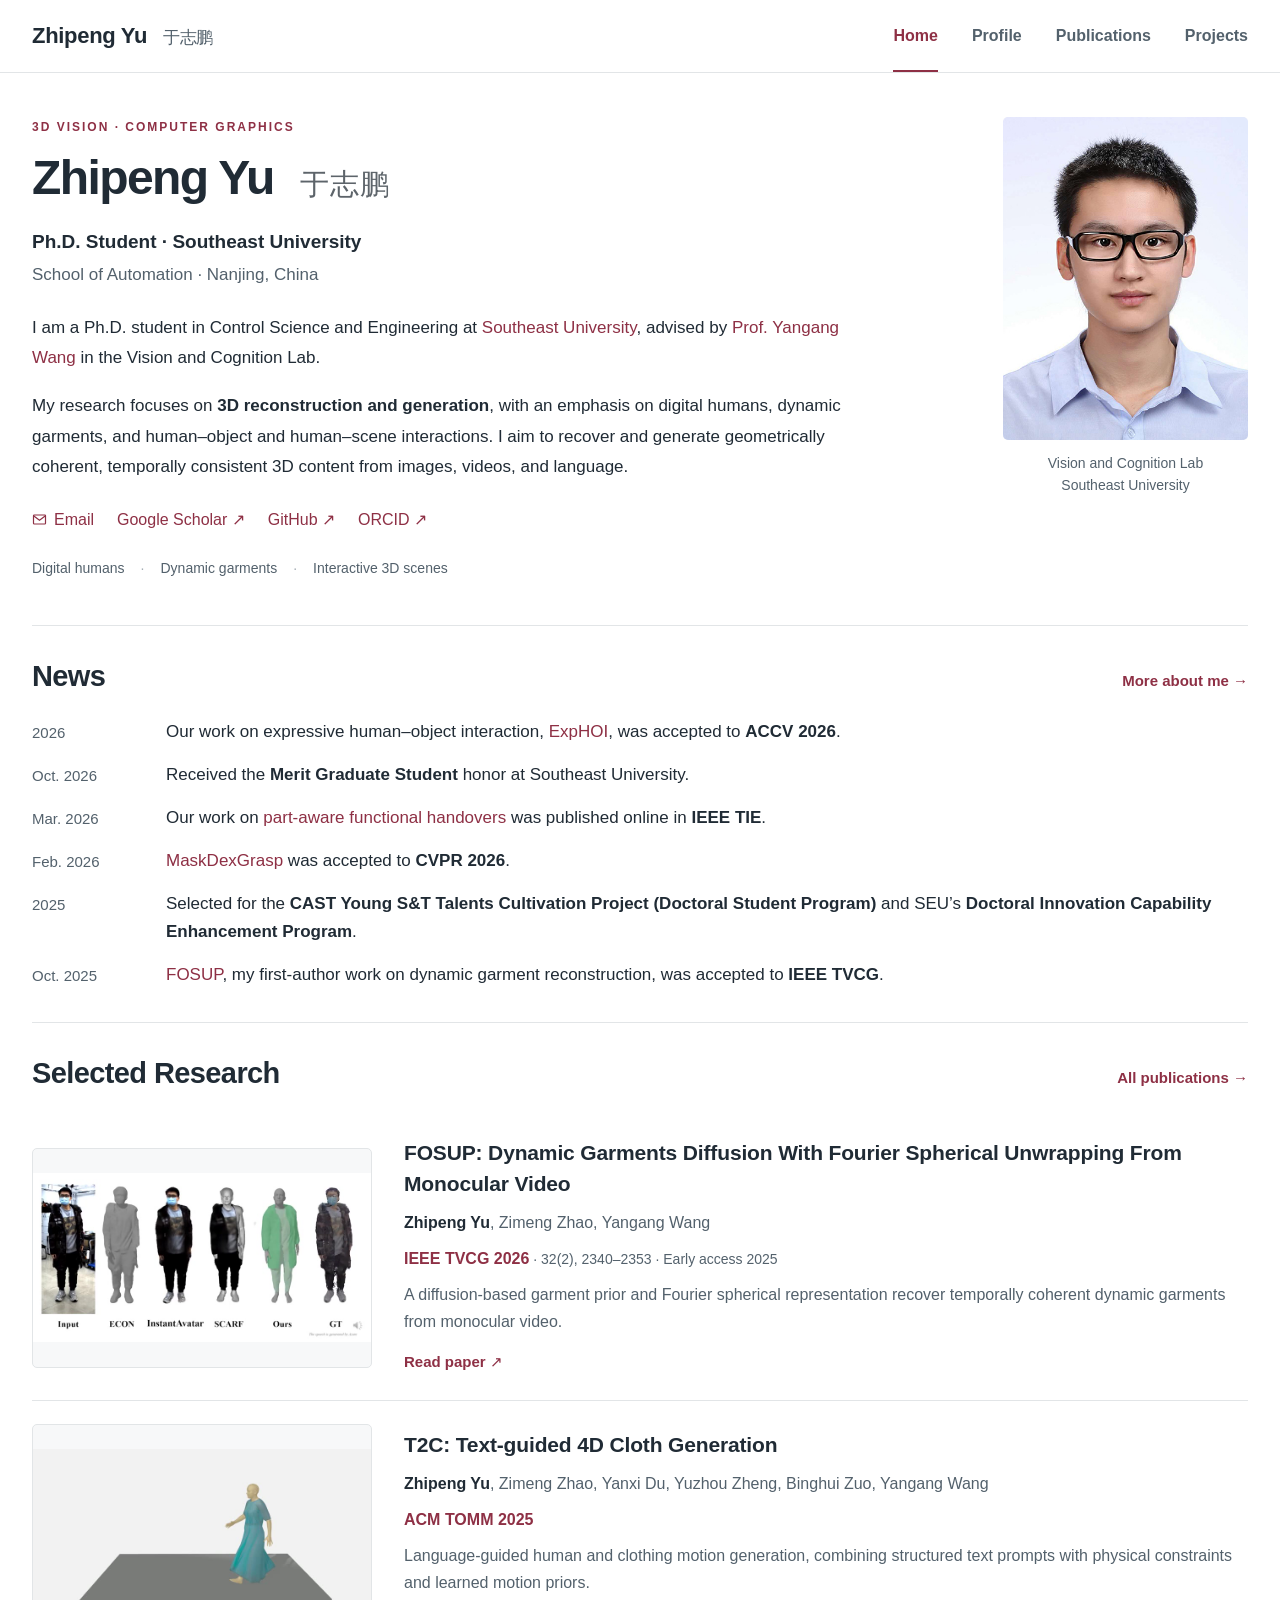
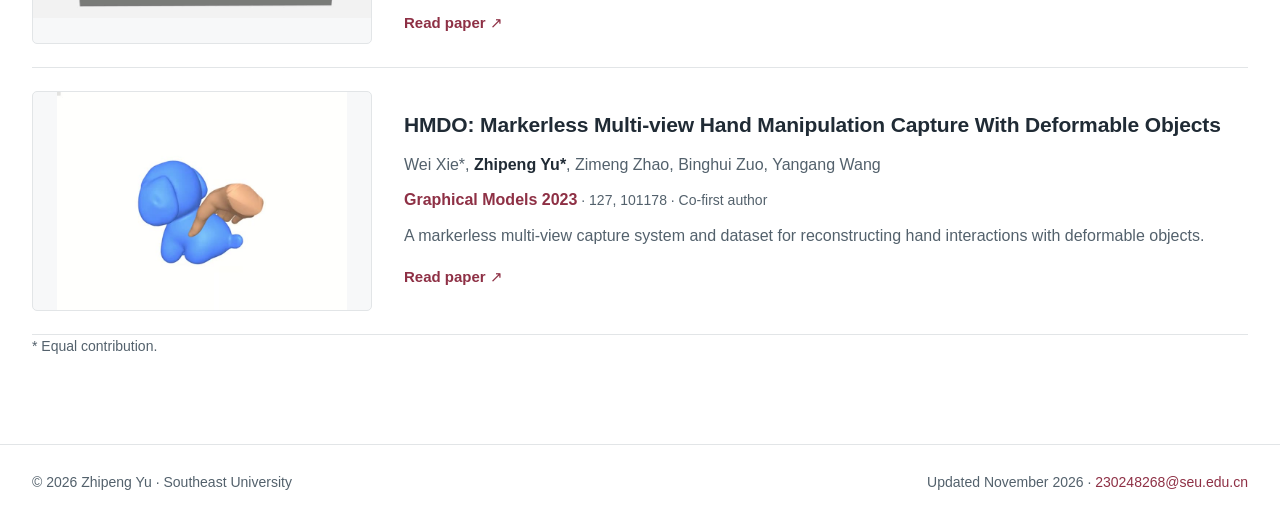
<file: index.html>
<!doctype html>
<html lang="en">
<head>
  <meta charset="utf-8">
  <meta name="viewport" content="width=device-width, initial-scale=1">
  <meta name="description" content="Zhipeng Yu is a Ph.D. student at Southeast University researching 3D reconstruction and generation of humans, garments, and interactive scenes.">
  <meta name="author" content="Zhipeng Yu">
  <meta name="color-scheme" content="light">
  <title>Home | Zhipeng Yu</title>
  <link rel="icon" href="assets/favicon.svg" type="image/svg+xml">
  <link rel="stylesheet" href="assets/site.css">
  <script src="assets/site.js?v=d2fbb3784f" defer></script>
</head>
<body>
<a class="skip-link" href="#main">Skip to content</a>
<header class="site-header"><div class="wrap header-inner">
  <a class="brand" href="index.html">Zhipeng Yu <span lang="zh-CN">于志鹏</span></a>
  <nav aria-label="Main navigation"><a href="index.html" aria-current="page">Home</a><a href="profile.html">Profile</a><a href="publications.html">Publications</a><a href="projects.html">Projects</a></nav>
</div></header>
<main id="main" class="wrap"><section class="hero" aria-labelledby="home-title"><div class="hero-copy">
<div class="identity"><p class="eyebrow">3D Vision · Computer Graphics</p><h1 id="home-title">Zhipeng Yu <span class="cn" lang="zh-CN">于志鹏</span></h1>
<div class="role">Ph.D. Student · Southeast University</div><div class="affiliation">School of Automation · Nanjing, China</div></div>
<div class="bio"><p>I am a Ph.D. student in Control Science and Engineering at <a href="https://www.seu.edu.cn/english/">Southeast University</a>, advised by <a href="https://www.yangangwang.com/">Prof. Yangang Wang</a> in the Vision and Cognition Lab.</p>
<p>My research focuses on <strong>3D reconstruction and generation</strong>, with an emphasis on digital humans, dynamic garments, and human–object and human–scene interactions. I aim to recover and generate geometrically coherent, temporally consistent 3D content from images, videos, and language.</p></div><div class="contact-links" aria-label="Contact and academic profiles">
    <a href="mailto:230248268@seu.edu.cn"><svg viewBox="0 0 20 20" aria-hidden="true"><rect x="2" y="4" width="16" height="12" rx="1"/><path d="m2 5 8 6 8-6"/></svg>Email</a>
    <a href="https://scholar.google.com/citations?hl=en&amp;user=5W_KqvQAAAAJ" target="_blank" rel="noopener noreferrer">Google Scholar ↗</a><a href="https://github.com/ZhiPengYU28" target="_blank" rel="noopener noreferrer">GitHub ↗</a><a href="https://orcid.org/0009-0000-1414-3801" target="_blank" rel="noopener noreferrer">ORCID ↗</a></div><div class="research-topics"><span>Digital humans</span><span>Dynamic garments</span><span>Interactive 3D scenes</span></div></div>
<figure style="margin:0"><img class="portrait" src="assets/images/portrait.jpg" alt="Portrait of Zhipeng Yu" width="413" height="567"><figcaption class="portrait-caption">Vision and Cognition Lab<br>Southeast University</figcaption></figure></section><section class="section" aria-labelledby="news-title"><div class="section-heading"><h2 id="news-title">News</h2><a class="text-link" href="profile.html">More about me →</a></div>
<div class="news-list">
<div class="news-row"><time class="date" datetime="2026">2026</time><p>Our work on expressive human–object interaction, <a href="publications.html#exphoi">ExpHOI</a>, was accepted to <strong>ACCV 2026</strong>.</p></div>
<div class="news-row"><time class="date" datetime="2026-10">Oct. 2026</time><p>Received the <strong>Merit Graduate Student</strong> honor at Southeast University.</p></div>
<div class="news-row"><time class="date" datetime="2026-03">Mar. 2026</time><p>Our work on <a href="publications.html#handover">part-aware functional handovers</a> was published online in <strong>IEEE TIE</strong>.</p></div>
<div class="news-row"><time class="date" datetime="2026-02">Feb. 2026</time><p><a href="publications.html#maskdexgrasp">MaskDexGrasp</a> was accepted to <strong>CVPR 2026</strong>.</p></div>
<div class="news-row"><time class="date" datetime="2025">2025</time><p>Selected for the <strong>CAST Young S&amp;T Talents Cultivation Project (Doctoral Student Program)</strong> and SEU’s <strong>Doctoral Innovation Capability Enhancement Program</strong>.</p></div>
<div class="news-row"><time class="date" datetime="2025-10">Oct. 2025</time><p><a href="publications.html#fosup">FOSUP</a>, my first-author work on dynamic garment reconstruction, was accepted to <strong>IEEE TVCG</strong>.</p></div>
</div></section><section class="section" aria-labelledby="selected-title"><div class="section-heading"><h2 id="selected-title">Selected Research</h2><a class="text-link" href="publications.html">All publications →</a></div><article class="paper" id="fosup" data-publication data-topic="garments">
    <div class="paper-media"><video class="motion-preview" muted loop playsinline preload="metadata" poster="assets/images/fosup-poster.jpg" tabindex="0" role="button" aria-pressed="false" aria-label="Play or pause preview: FOSUP reconstructs loose dynamic garments from monocular video" width="800" height="500"><source src="assets/media/fosup-preview.mp4" type="video/mp4">Your browser does not support video.</video></div><div><h3><a href="https://doi.org/10.1109/TVCG.2025.3625117" target="_blank" rel="noopener noreferrer">FOSUP: Dynamic Garments Diffusion With Fourier Spherical Unwrapping From Monocular Video</a></h3>
    <p class="authors"><strong>Zhipeng Yu</strong>, Zimeng Zhao, Yangang Wang</p>
    <p class="venue"><strong>IEEE TVCG 2026</strong><span class="paper-note"> · 32(2), 2340–2353 · Early access 2025</span></p>
    <p class="paper-desc">A diffusion-based garment prior and Fourier spherical representation recover temporally coherent dynamic garments from monocular video.</p>
    <div class="paper-links"><a href="https://doi.org/10.1109/TVCG.2025.3625117" target="_blank" rel="noopener noreferrer">Read paper</a></div></div></article><article class="paper" id="t2c" data-publication data-topic="garments">
    <div class="paper-media"><video class="motion-preview" muted loop playsinline preload="metadata" poster="assets/images/t2c-poster.jpg" tabindex="0" role="button" aria-pressed="false" aria-label="Play or pause preview: Text-guided generation of coordinated human and clothing motion" width="800" height="500"><source src="assets/media/t2c-preview.mp4" type="video/mp4">Your browser does not support video.</video></div><div><h3><a href="https://doi.org/10.1145/3735642" target="_blank" rel="noopener noreferrer">T2C: Text-guided 4D Cloth Generation</a></h3>
    <p class="authors"><strong>Zhipeng Yu</strong>, Zimeng Zhao, Yanxi Du, Yuzhou Zheng, Binghui Zuo, Yangang Wang</p>
    <p class="venue"><strong>ACM TOMM 2025</strong></p>
    <p class="paper-desc">Language-guided human and clothing motion generation, combining structured text prompts with physical constraints and learned motion priors.</p>
    <div class="paper-links"><a href="https://doi.org/10.1145/3735642" target="_blank" rel="noopener noreferrer">Read paper</a></div></div></article><article class="paper" id="hmdo" data-publication data-topic="interaction">
    <div class="paper-media"><video class="motion-preview" muted loop playsinline preload="metadata" poster="assets/images/hmdo-poster.jpg" tabindex="0" role="button" aria-pressed="false" aria-label="Play or pause preview: Multi-view reconstruction of hands manipulating deformable objects" width="800" height="500"><source src="assets/media/hmdo-preview.mp4" type="video/mp4">Your browser does not support video.</video></div><div><h3><a href="https://doi.org/10.1016/j.gmod.2023.101178" target="_blank" rel="noopener noreferrer">HMDO: Markerless Multi-view Hand Manipulation Capture With Deformable Objects</a></h3>
    <p class="authors">Wei Xie*, <strong>Zhipeng Yu*</strong>, Zimeng Zhao, Binghui Zuo, Yangang Wang</p>
    <p class="venue"><strong>Graphical Models 2023</strong><span class="paper-note"> · 127, 101178 · Co-first author</span></p>
    <p class="paper-desc">A markerless multi-view capture system and dataset for reconstructing hand interactions with deformable objects.</p>
    <div class="paper-links"><a href="https://doi.org/10.1016/j.gmod.2023.101178" target="_blank" rel="noopener noreferrer">Read paper</a></div></div></article><p class="paper-note">* Equal contribution.</p></section></main>
<footer class="site-footer"><div class="wrap footer-inner"><p>© 2026 Zhipeng Yu · Southeast University</p><p>Updated November 2026 · <a href="mailto:230248268@seu.edu.cn">230248268@seu.edu.cn</a></p></div></footer>
</body></html>
</file>
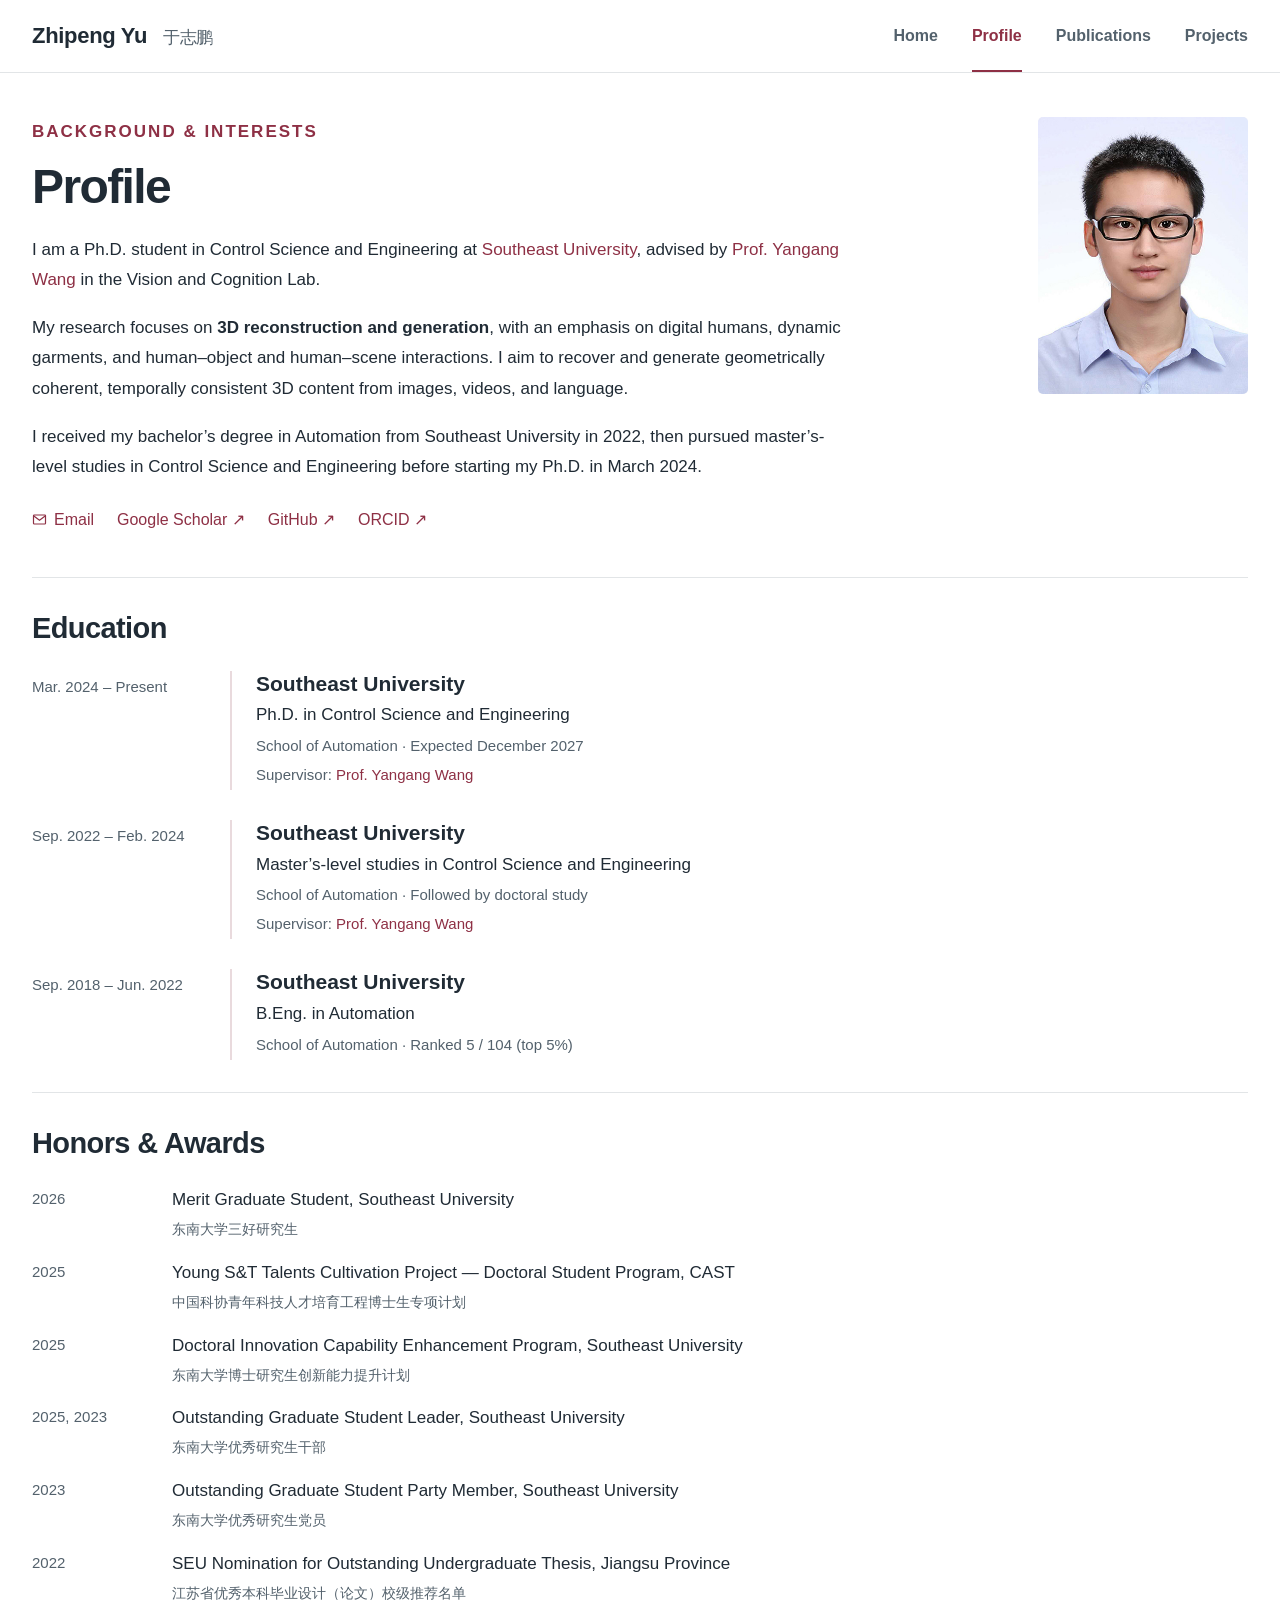
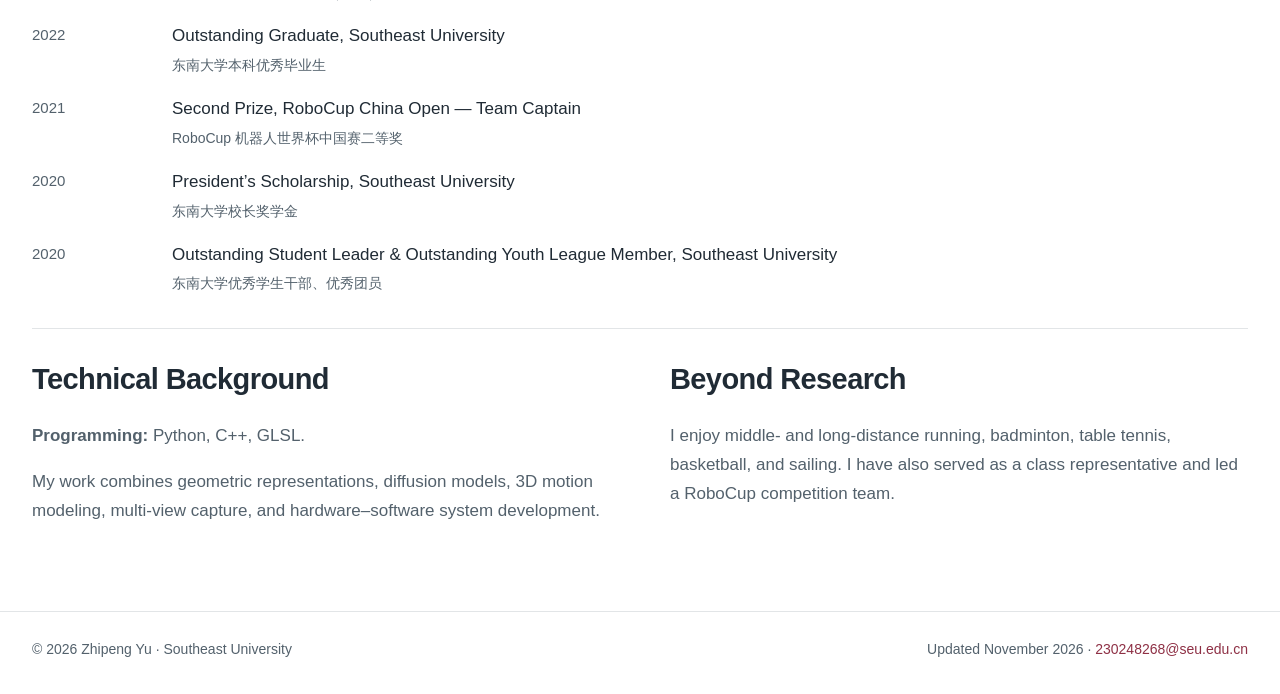
<file: profile.html>
<!--
 * @Author: zhipeng Yu,  yuzhipeng1999@163.com
 * @Date: 2026-11-11 00:13:12
 * @LastEditors: zhipeng Yu,  yuzhipeng1999@163.com
 * @LastEditTime: 2026-11-11 19:27:49
 * 
 * Copyright (c) 2026 by zhipeng Yu, All Rights Reserved. 
-->
<!doctype html>
<html lang="en">
<head>
  <meta charset="utf-8">
  <meta name="viewport" content="width=device-width, initial-scale=1">
  <meta name="description" content="Education, research interests, honors, and technical background of Zhipeng Yu at Southeast University.">
  <meta name="author" content="Zhipeng Yu">
  <meta name="color-scheme" content="light">
  <title>Profile | Zhipeng Yu</title>
  <link rel="icon" href="assets/favicon.svg" type="image/svg+xml">
  <link rel="stylesheet" href="assets/site.css">
  <script src="assets/site.js?v=d2fbb3784f" defer></script>
</head>
<body>
<a class="skip-link" href="#main">Skip to content</a>
<header class="site-header"><div class="wrap header-inner">
  <a class="brand" href="index.html">Zhipeng Yu <span lang="zh-CN">于志鹏</span></a>
  <nav aria-label="Main navigation"><a href="index.html">Home</a><a href="profile.html" aria-current="page">Profile</a><a href="publications.html">Publications</a><a href="projects.html">Projects</a></nav>
</div></header>
<main id="main" class="wrap"><section class="hero profile-hero" aria-labelledby="profile-title"><div class="hero-copy"><div class="identity"><p class="eyebrow">Background &amp; interests</p><h1 id="profile-title">Profile</h1></div><div class="bio"><p>I am a Ph.D. student in Control Science and Engineering at <a href="https://www.seu.edu.cn/english/">Southeast University</a>, advised by <a href="https://www.yangangwang.com/">Prof. Yangang Wang</a> in the Vision and Cognition Lab.</p>
<p>My research focuses on <strong>3D reconstruction and generation</strong>, with an emphasis on digital humans, dynamic garments, and human–object and human–scene interactions. I aim to recover and generate geometrically coherent, temporally consistent 3D content from images, videos, and language.</p><p>I received my bachelor’s degree in Automation from Southeast University in 2022, then pursued master’s-level studies in Control Science and Engineering before starting my Ph.D. in March 2024.</p></div><div class="contact-links" aria-label="Contact and academic profiles">
    <a href="mailto:230248268@seu.edu.cn"><svg viewBox="0 0 20 20" aria-hidden="true"><rect x="2" y="4" width="16" height="12" rx="1"/><path d="m2 5 8 6 8-6"/></svg>Email</a>
    <a href="https://scholar.google.com/citations?hl=en&amp;user=5W_KqvQAAAAJ" target="_blank" rel="noopener noreferrer">Google Scholar ↗</a><a href="https://github.com/ZhiPengYU28" target="_blank" rel="noopener noreferrer">GitHub ↗</a><a href="https://orcid.org/0009-0000-1414-3801" target="_blank" rel="noopener noreferrer">ORCID ↗</a></div></div><figure><img class="portrait" src="assets/images/portrait.jpg" alt="Portrait of Zhipeng Yu" width="413" height="567"></figure></section>
<section class="section" aria-labelledby="education-title"><h2 id="education-title">Education</h2><div class="timeline">
<article class="timeline-item"><div class="timeline-time">Mar. 2024 – Present</div><div class="timeline-content"><h3>Southeast University</h3><p>Ph.D. in Control Science and Engineering</p><p class="detail">School of Automation · Expected December 2027</p><p class="detail">Supervisor: <a href="https://www.yangangwang.com/">Prof. Yangang Wang</a></p></div></article>
<article class="timeline-item"><div class="timeline-time">Sep. 2022 – Feb. 2024</div><div class="timeline-content"><h3>Southeast University</h3><p>Master’s-level studies in Control Science and Engineering</p><p class="detail">School of Automation · Followed by doctoral study</p><p class="detail">Supervisor: <a href="https://www.yangangwang.com/">Prof. Yangang Wang</a></p></div></article>
<article class="timeline-item"><div class="timeline-time">Sep. 2018 – Jun. 2022</div><div class="timeline-content"><h3>Southeast University</h3><p>B.Eng. in Automation</p><p class="detail">School of Automation · Ranked 5 / 104 (top 5%)</p></div></article>
</div></section>
<section class="section" aria-labelledby="awards-title"><h2 id="awards-title">Honors &amp; Awards</h2><ul class="award-list">
<li><time>2026</time><div>Merit Graduate Student, Southeast University<small lang="zh-CN">东南大学三好研究生</small></div></li>
<li><time>2025</time><div>Young S&amp;T Talents Cultivation Project — Doctoral Student Program, CAST<small lang="zh-CN">中国科协青年科技人才培育工程博士生专项计划</small></div></li>
<li><time>2025</time><div>Doctoral Innovation Capability Enhancement Program, Southeast University<small lang="zh-CN">东南大学博士研究生创新能力提升计划</small></div></li>
<li><time>2025, 2023</time><div>Outstanding Graduate Student Leader, Southeast University<small lang="zh-CN">东南大学优秀研究生干部</small></div></li>
<li><time>2023</time><div>Outstanding Graduate Student Party Member, Southeast University<small lang="zh-CN">东南大学优秀研究生党员</small></div></li>
<li><time>2022</time><div>SEU Nomination for Outstanding Undergraduate Thesis, Jiangsu Province<small lang="zh-CN">江苏省优秀本科毕业设计（论文）校级推荐名单</small></div></li>
<li><time>2022</time><div>Outstanding Graduate, Southeast University<small lang="zh-CN">东南大学本科优秀毕业生</small></div></li>
<li><time>2021</time><div>Second Prize, RoboCup China Open — Team Captain<small lang="zh-CN">RoboCup 机器人世界杯中国赛二等奖</small></div></li>
<li><time>2020</time><div>President’s Scholarship, Southeast University<small lang="zh-CN">东南大学校长奖学金</small></div></li>
<li><time>2020</time><div>Outstanding Student Leader &amp; Outstanding Youth League Member, Southeast University<small lang="zh-CN">东南大学优秀学生干部、优秀团员</small></div></li>
</ul></section>
<section class="section two-column"><div><h2>Technical Background</h2><p><strong>Programming:</strong> Python, C++, GLSL.</p><p>My work combines geometric representations, diffusion models, 3D motion modeling, multi-view capture, and hardware–software system development.</p></div><div><h2>Beyond Research</h2><p>I enjoy middle- and long-distance running, badminton, table tennis, basketball, and sailing. I have also served as a class representative and led a RoboCup competition team.</p></div></section></main>
<footer class="site-footer"><div class="wrap footer-inner"><p>© 2026 Zhipeng Yu · Southeast University</p><p>Updated November 2026 · <a href="mailto:230248268@seu.edu.cn">230248268@seu.edu.cn</a></p></div></footer>
</body></html>
</file>
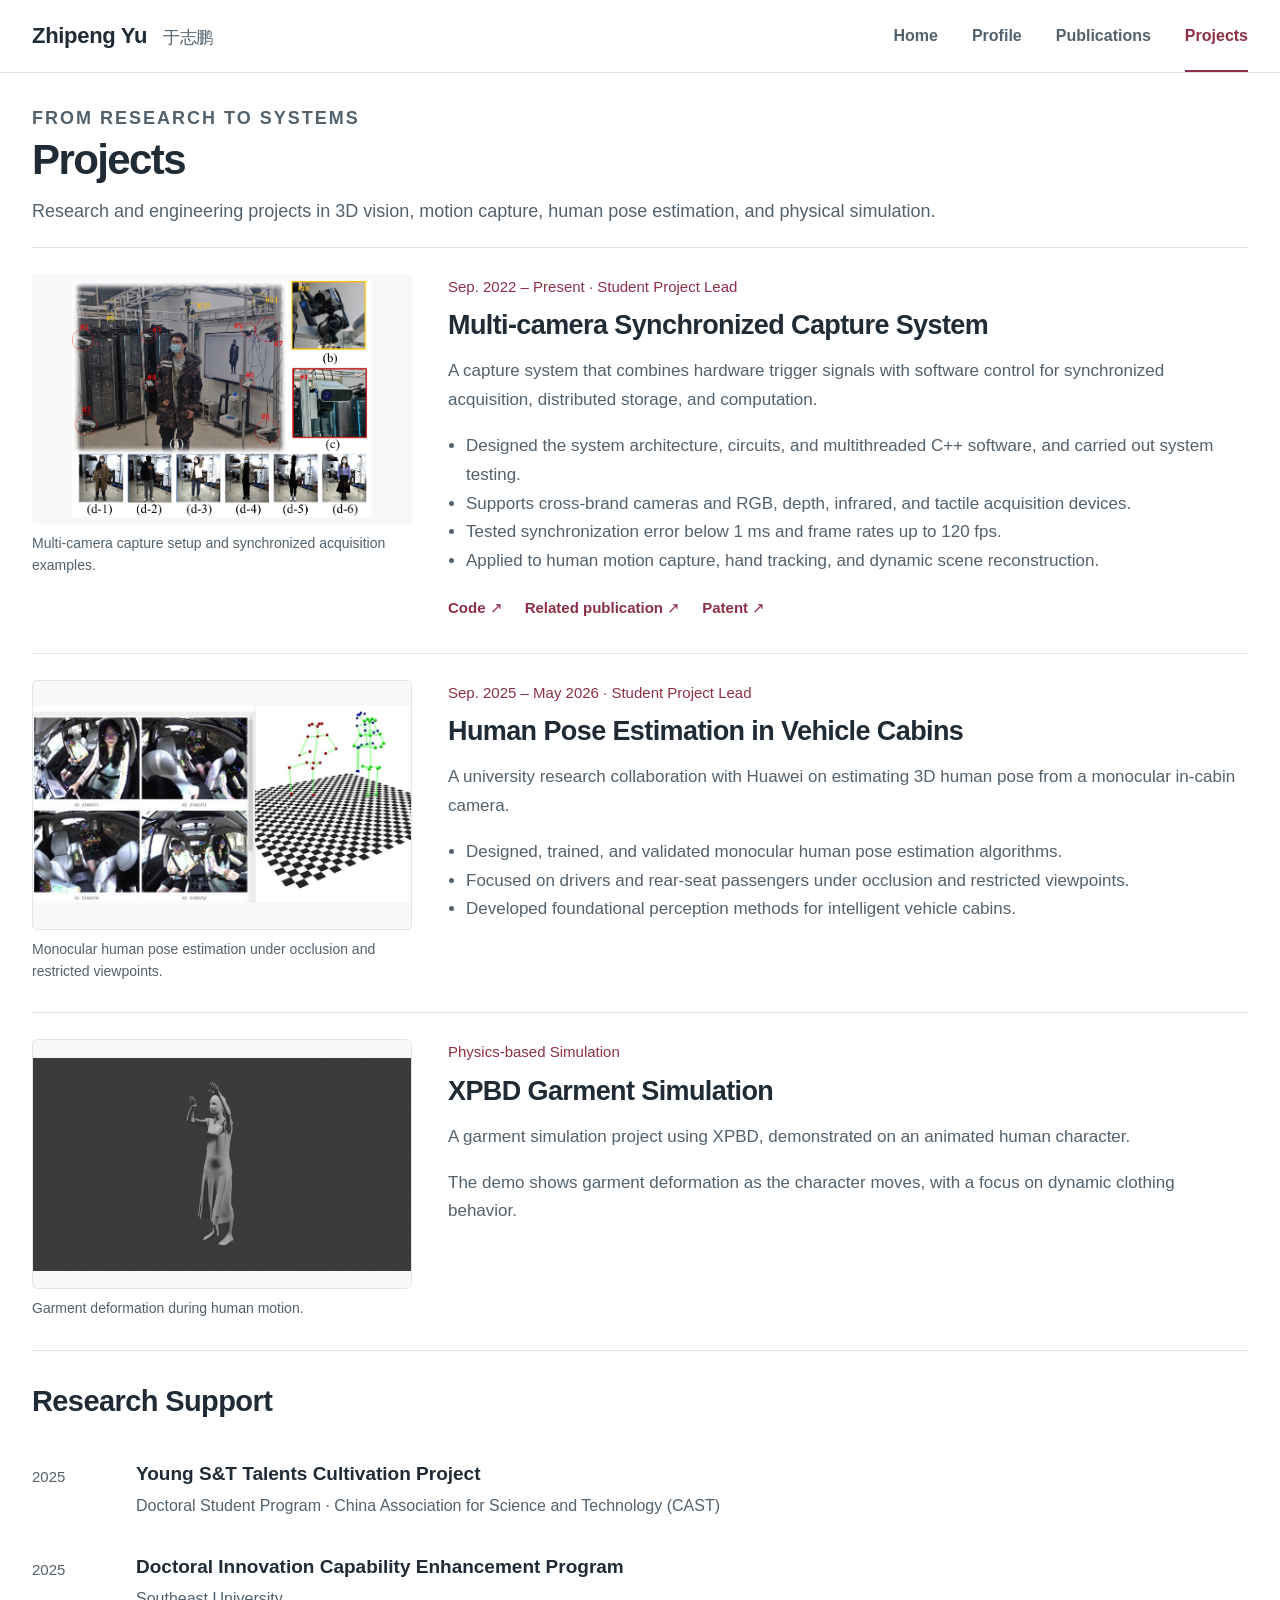
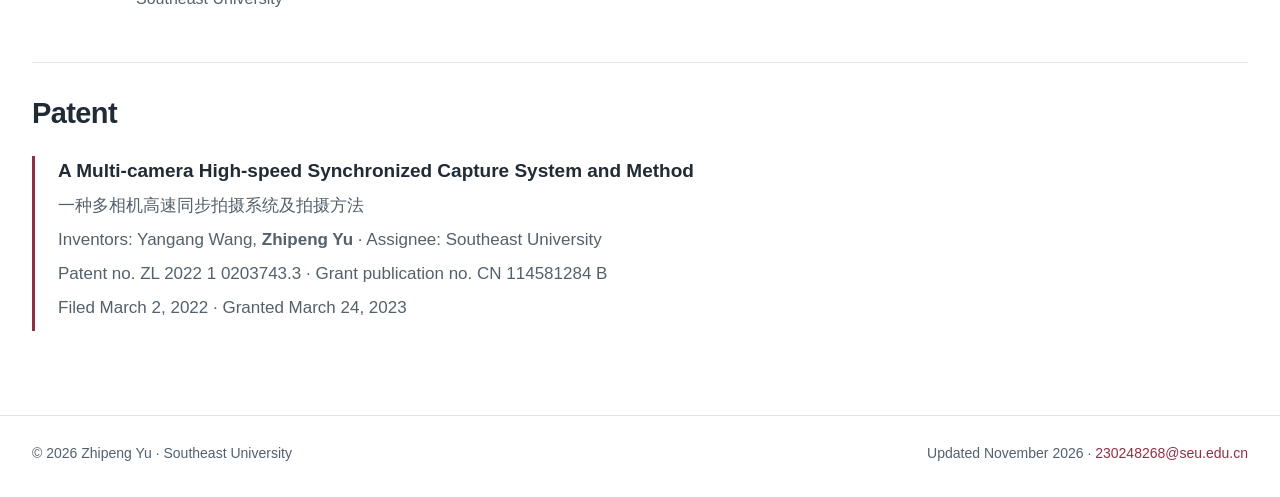
<file: projects.html>
<!doctype html>
<html lang="en">
<head>
  <meta charset="utf-8">
  <meta name="viewport" content="width=device-width, initial-scale=1">
  <meta name="description" content="Engineering projects by Zhipeng Yu: synchronized multi-camera capture, human pose estimation for vehicle cabins, and XPBD garment simulation.">
  <meta name="author" content="Zhipeng Yu">
  <meta name="color-scheme" content="light">
  <title>Projects | Zhipeng Yu</title>
  <link rel="icon" href="assets/favicon.svg" type="image/svg+xml">
  <link rel="stylesheet" href="assets/site.css">
  <script src="assets/site.js?v=d2fbb3784f" defer></script>
</head>
<body>
<a class="skip-link" href="#main">Skip to content</a>
<header class="site-header"><div class="wrap header-inner">
  <a class="brand" href="index.html">Zhipeng Yu <span lang="zh-CN">于志鹏</span></a>
  <nav aria-label="Main navigation"><a href="index.html">Home</a><a href="profile.html">Profile</a><a href="publications.html">Publications</a><a href="projects.html" aria-current="page">Projects</a></nav>
</div></header>
<main id="main" class="wrap"><header class="page-intro"><p class="eyebrow">From research to systems</p><h1>Projects</h1><p>Research and engineering projects in 3D vision, motion capture, human pose estimation, and physical simulation.</p></header>
<article class="project" id="multicamera"><figure><img src="assets/images/multicamera-system.jpg" alt="Multi-camera capture setup, camera hardware, and synchronized acquisition examples" loading="lazy" width="5889" height="4642"><figcaption>Multi-camera capture setup and synchronized acquisition examples.</figcaption></figure><div><div class="project-meta">Sep. 2022 – Present · Student Project Lead</div><h2>Multi-camera Synchronized Capture System</h2><p>A capture system that combines hardware trigger signals with software control for synchronized acquisition, distributed storage, and computation.</p><ul><li>Designed the system architecture, circuits, and multithreaded C++ software, and carried out system testing.</li><li>Supports cross-brand cameras and RGB, depth, infrared, and tactile acquisition devices.</li><li>Tested synchronization error below 1 ms and frame rates up to 120 fps.</li><li>Applied to human motion capture, hand tracking, and dynamic scene reconstruction.</li></ul><div class="paper-links"><a href="https://gitee.com/seuvcl/vclopenmocap" target="_blank" rel="noopener noreferrer">Code</a><a href="publications.html#cicai">Related publication</a><a href="#patent">Patent</a></div></div></article>
<article class="project" id="cabin"><figure><div class="paper-media"><video class="motion-preview" muted loop playsinline preload="metadata" poster="assets/images/cabin-poster.jpg" tabindex="0" role="button" aria-pressed="false" aria-label="Play or pause preview: Human pose estimation demo in vehicle cabins" width="800" height="500"><source src="assets/media/cabin-preview.mp4" type="video/mp4">Your browser does not support video.</video></div><figcaption>Monocular human pose estimation under occlusion and restricted viewpoints.</figcaption></figure><div><div class="project-meta">Sep. 2025 – May 2026 · Student Project Lead</div><h2>Human Pose Estimation in Vehicle Cabins</h2><p>A university research collaboration with Huawei on estimating 3D human pose from a monocular in-cabin camera.</p><ul><li>Designed, trained, and validated monocular human pose estimation algorithms.</li><li>Focused on drivers and rear-seat passengers under occlusion and restricted viewpoints.</li><li>Developed foundational perception methods for intelligent vehicle cabins.</li></ul></div></article>
<article class="project" id="xpbd"><figure><div class="paper-media"><video class="motion-preview" muted loop playsinline preload="metadata" poster="assets/images/xpbd-poster.jpg" tabindex="0" role="button" aria-pressed="false" aria-label="Play or pause preview: XPBD garment simulation on an animated human character" width="800" height="500"><source src="assets/media/xpbd-preview.mp4" type="video/mp4">Your browser does not support video.</video></div><figcaption>Garment deformation during human motion.</figcaption></figure><div><div class="project-meta">Physics-based Simulation</div><h2>XPBD Garment Simulation</h2><p>A garment simulation project using XPBD, demonstrated on an animated human character.</p><p>The demo shows garment deformation as the character moves, with a focus on dynamic clothing behavior.</p></div></article>
<section class="section" aria-labelledby="funding-title"><h2 id="funding-title">Research Support</h2><div class="grant"><time class="date">2025</time><div><h3>Young S&amp;T Talents Cultivation Project</h3><p>Doctoral Student Program · China Association for Science and Technology (CAST)</p></div></div><div class="grant"><time class="date">2025</time><div><h3>Doctoral Innovation Capability Enhancement Program</h3><p>Southeast University</p></div></div></section>
<section class="section" aria-labelledby="patent"><h2 id="patent">Patent</h2><div class="patent"><h3>A Multi-camera High-speed Synchronized Capture System and Method</h3><p lang="zh-CN">一种多相机高速同步拍摄系统及拍摄方法</p><p>Inventors: Yangang Wang, <strong>Zhipeng Yu</strong> · Assignee: Southeast University</p><p>Patent no. ZL 2022 1 0203743.3 · Grant publication no. CN 114581284 B</p><p>Filed March 2, 2022 · Granted March 24, 2023</p></div></section></main>
<footer class="site-footer"><div class="wrap footer-inner"><p>© 2026 Zhipeng Yu · Southeast University</p><p>Updated November 2026 · <a href="mailto:230248268@seu.edu.cn">230248268@seu.edu.cn</a></p></div></footer>
</body></html>
</file>
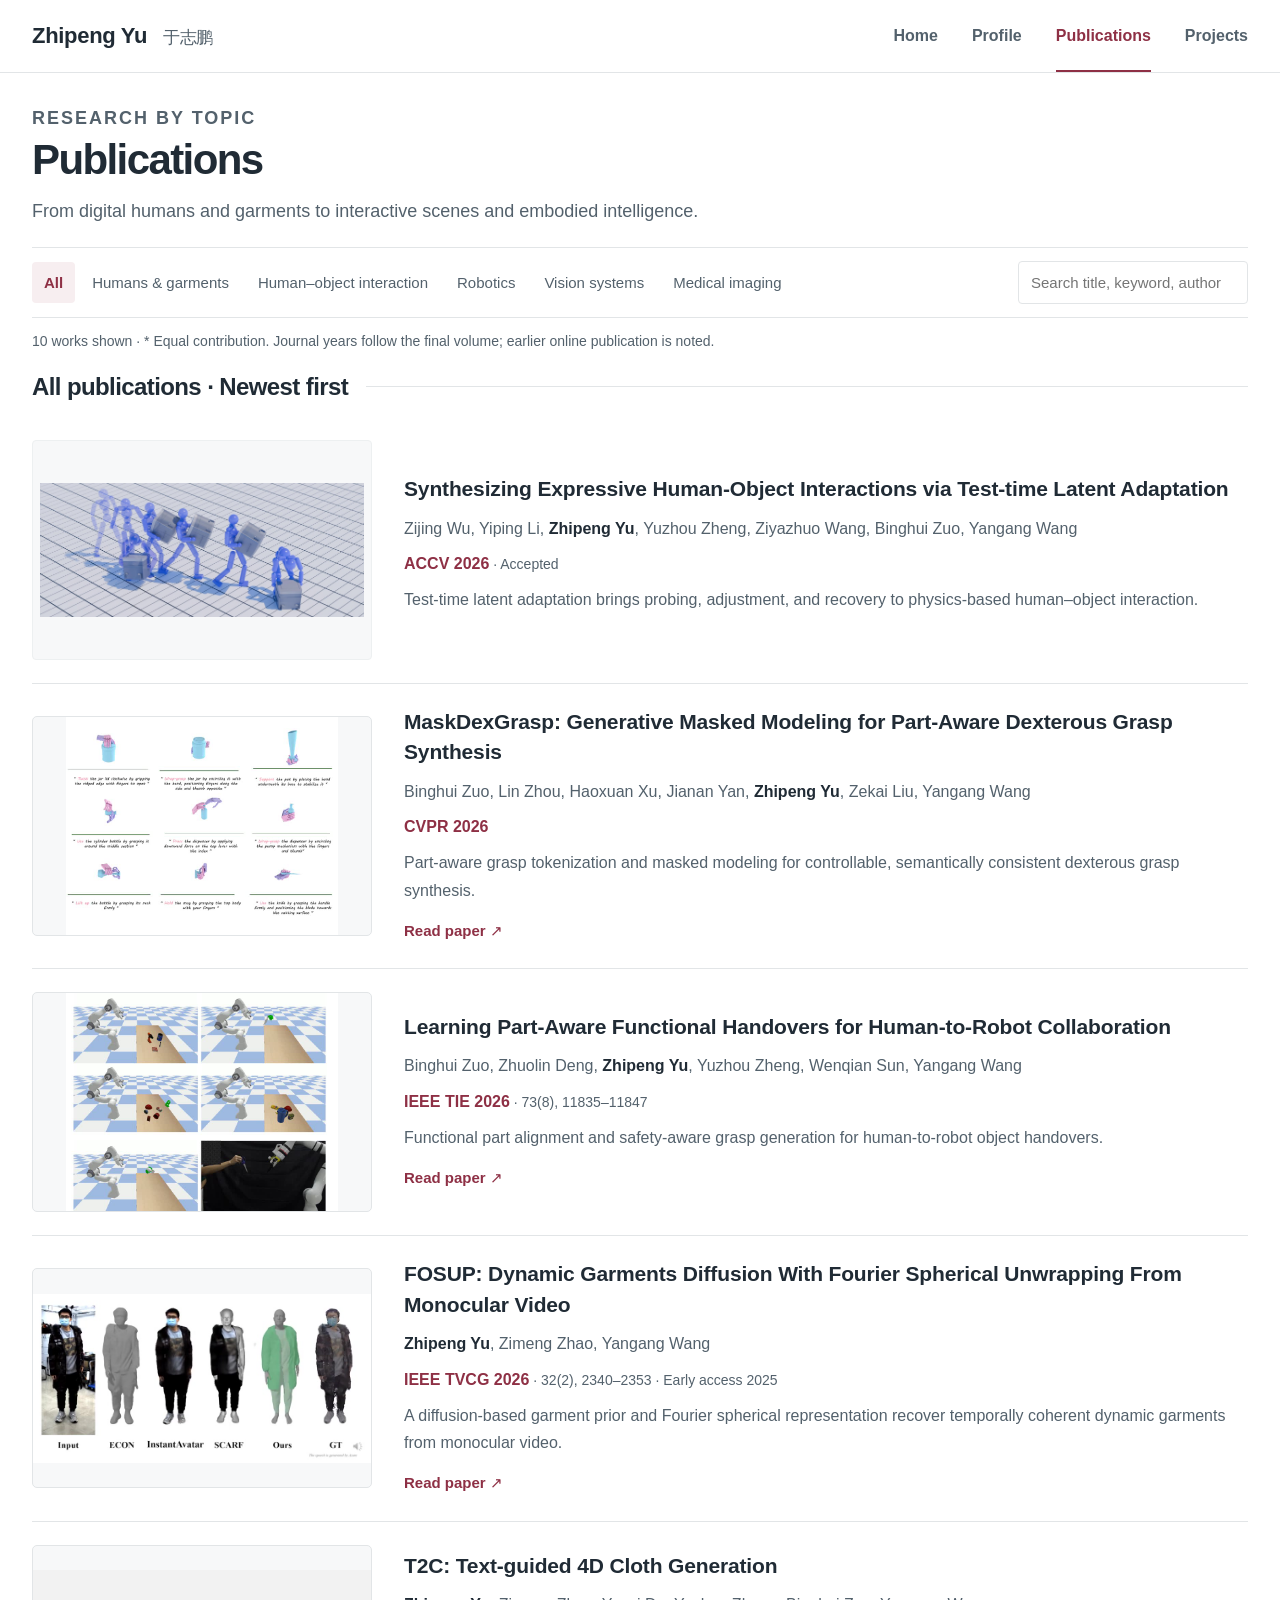
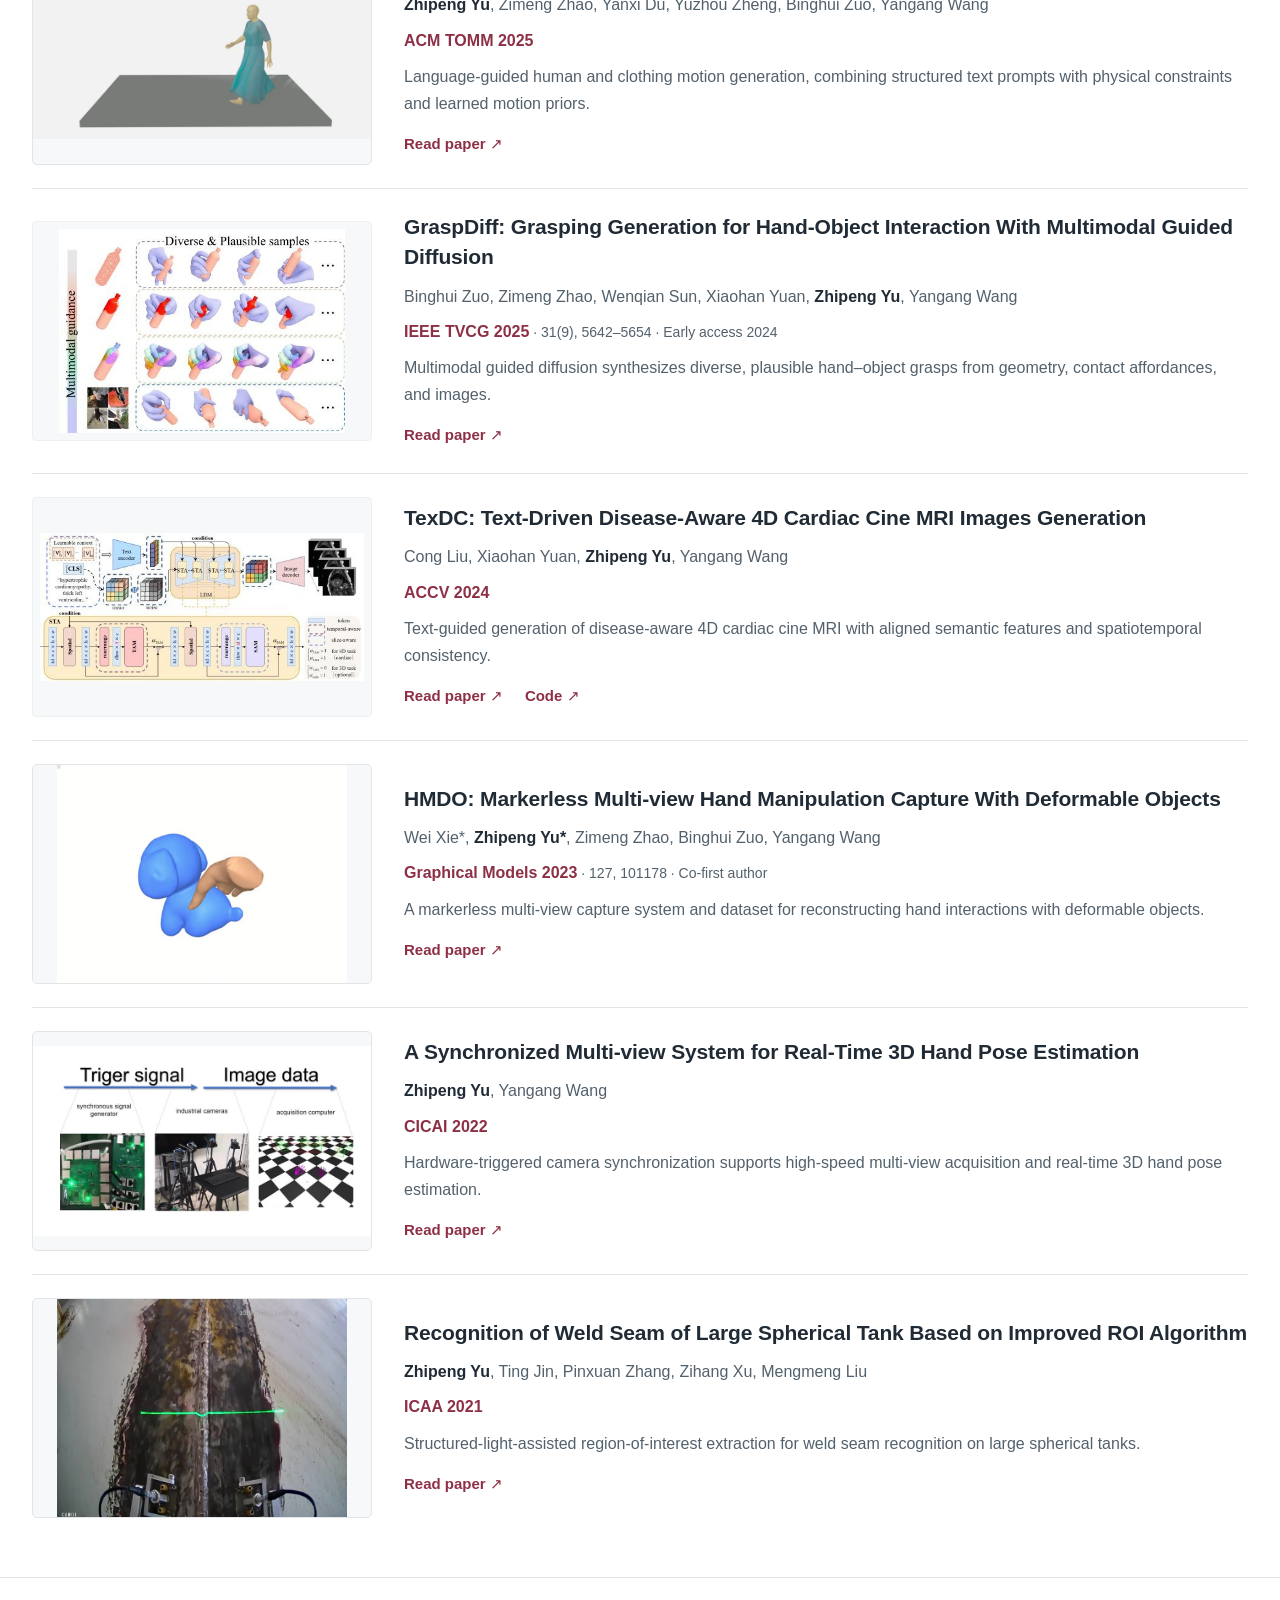
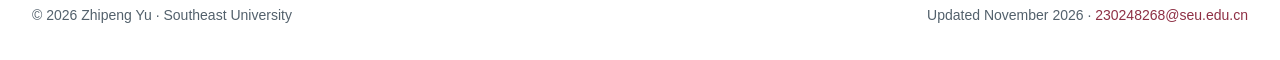
<file: publications.html>
<!doctype html>
<html lang="en">
<head>
  <meta charset="utf-8">
  <meta name="viewport" content="width=device-width, initial-scale=1">
  <meta name="description" content="Research by Zhipeng Yu, organized by topic: digital humans, garments, human–object interaction, robotics, vision systems, and medical imaging.">
  <meta name="author" content="Zhipeng Yu">
  <meta name="color-scheme" content="light">
  <title>Publications | Zhipeng Yu</title>
  <link rel="icon" href="assets/favicon.svg" type="image/svg+xml">
  <link rel="stylesheet" href="assets/site.css">
  <script src="assets/site.js?v=d2fbb3784f" defer></script>
</head>
<body>
<a class="skip-link" href="#main">Skip to content</a>
<header class="site-header"><div class="wrap header-inner">
  <a class="brand" href="index.html">Zhipeng Yu <span lang="zh-CN">于志鹏</span></a>
  <nav aria-label="Main navigation"><a href="index.html">Home</a><a href="profile.html">Profile</a><a href="publications.html" aria-current="page">Publications</a><a href="projects.html">Projects</a></nav>
</div></header>
<main id="main" class="wrap"><header class="page-intro"><p class="eyebrow">Research by topic</p><h1>Publications</h1><p>From digital humans and garments to interactive scenes and embodied intelligence.</p></header>
<div class="filters" hidden><div class="filter-buttons" role="group" aria-label="Filter by research topic"><button class="filter-button" data-filter="all" data-heading="All publications · Newest first" aria-pressed="true">All</button><button class="filter-button" data-filter="garments" data-heading="Digital Humans &amp; Dynamic Garments" aria-pressed="false">Humans &amp; garments</button><button class="filter-button" data-filter="interaction" data-heading="Human–Object Interaction" aria-pressed="false">Human–object interaction</button><button class="filter-button" data-filter="robotics" data-heading="Dexterous Grasping &amp; Robotics" aria-pressed="false">Robotics</button><button class="filter-button" data-filter="systems" data-heading="Multi-view Capture &amp; Vision Systems" aria-pressed="false">Vision systems</button><button class="filter-button" data-filter="medical" data-heading="Medical Image Generation" aria-pressed="false">Medical imaging</button></div><input class="search" id="publication-search" type="search" placeholder="Search title, keyword, author…" aria-label="Search publications"></div>
<p class="results-label"><span id="results-label">10 works</span> · * Equal contribution. Journal years follow the final volume; earlier online publication is noted.</p><section class="publication-group" aria-labelledby="publication-heading"><h2 class="year-heading" id="publication-heading">All publications · Newest first</h2><article class="paper" id="exphoi" data-publication data-topic="interaction">
    <div class="paper-media"><img class="paper-image" src="assets/images/exphoi.jpg" alt="Examples of physics-based human interaction with large objects" loading="lazy" width="640" height="400"></div><div><h3>Synthesizing Expressive Human-Object Interactions via Test-time Latent Adaptation</h3>
    <p class="authors">Zijing Wu, Yiping Li, <strong>Zhipeng Yu</strong>, Yuzhou Zheng, Ziyazhuo Wang, Binghui Zuo, Yangang Wang</p>
    <p class="venue"><strong>ACCV 2026</strong><span class="paper-note"> · Accepted</span></p>
    <p class="paper-desc">Test-time latent adaptation brings probing, adjustment, and recovery to physics-based human–object interaction.</p>
    <div class="paper-links"></div></div></article><article class="paper" id="maskdexgrasp" data-publication data-topic="robotics">
    <div class="paper-media"><video class="motion-preview" muted loop playsinline preload="metadata" poster="assets/images/maskdexgrasp-poster.jpg" tabindex="0" role="button" aria-pressed="false" aria-label="Play or pause preview: Part-aware dexterous grasps generated by MaskDexGrasp" width="800" height="500"><source src="assets/media/maskdexgrasp-preview.mp4" type="video/mp4">Your browser does not support video.</video></div><div><h3><a href="https://cvpr.thecvf.com/virtual/2026/poster/39063" target="_blank" rel="noopener noreferrer">MaskDexGrasp: Generative Masked Modeling for Part-Aware Dexterous Grasp Synthesis</a></h3>
    <p class="authors">Binghui Zuo, Lin Zhou, Haoxuan Xu, Jianan Yan, <strong>Zhipeng Yu</strong>, Zekai Liu, Yangang Wang</p>
    <p class="venue"><strong>CVPR 2026</strong></p>
    <p class="paper-desc">Part-aware grasp tokenization and masked modeling for controllable, semantically consistent dexterous grasp synthesis.</p>
    <div class="paper-links"><a href="https://cvpr.thecvf.com/virtual/2026/poster/39063" target="_blank" rel="noopener noreferrer">Read paper</a></div></div></article><article class="paper" id="handover" data-publication data-topic="robotics">
    <div class="paper-media"><video class="motion-preview" muted loop playsinline preload="metadata" poster="assets/images/handover-poster.jpg" tabindex="0" role="button" aria-pressed="false" aria-label="Play or pause preview: Part-aware human-to-robot handover examples" width="800" height="500"><source src="assets/media/handover-preview.mp4" type="video/mp4">Your browser does not support video.</video></div><div><h3><a href="https://doi.org/10.1109/TIE.2026.3670245" target="_blank" rel="noopener noreferrer">Learning Part-Aware Functional Handovers for Human-to-Robot Collaboration</a></h3>
    <p class="authors">Binghui Zuo, Zhuolin Deng, <strong>Zhipeng Yu</strong>, Yuzhou Zheng, Wenqian Sun, Yangang Wang</p>
    <p class="venue"><strong>IEEE TIE 2026</strong><span class="paper-note"> · 73(8), 11835–11847</span></p>
    <p class="paper-desc">Functional part alignment and safety-aware grasp generation for human-to-robot object handovers.</p>
    <div class="paper-links"><a href="https://doi.org/10.1109/TIE.2026.3670245" target="_blank" rel="noopener noreferrer">Read paper</a></div></div></article><article class="paper" id="fosup" data-publication data-topic="garments">
    <div class="paper-media"><video class="motion-preview" muted loop playsinline preload="metadata" poster="assets/images/fosup-poster.jpg" tabindex="0" role="button" aria-pressed="false" aria-label="Play or pause preview: FOSUP reconstructs loose dynamic garments from monocular video" width="800" height="500"><source src="assets/media/fosup-preview.mp4" type="video/mp4">Your browser does not support video.</video></div><div><h3><a href="https://doi.org/10.1109/TVCG.2025.3625117" target="_blank" rel="noopener noreferrer">FOSUP: Dynamic Garments Diffusion With Fourier Spherical Unwrapping From Monocular Video</a></h3>
    <p class="authors"><strong>Zhipeng Yu</strong>, Zimeng Zhao, Yangang Wang</p>
    <p class="venue"><strong>IEEE TVCG 2026</strong><span class="paper-note"> · 32(2), 2340–2353 · Early access 2025</span></p>
    <p class="paper-desc">A diffusion-based garment prior and Fourier spherical representation recover temporally coherent dynamic garments from monocular video.</p>
    <div class="paper-links"><a href="https://doi.org/10.1109/TVCG.2025.3625117" target="_blank" rel="noopener noreferrer">Read paper</a></div></div></article><article class="paper" id="t2c" data-publication data-topic="garments">
    <div class="paper-media"><video class="motion-preview" muted loop playsinline preload="metadata" poster="assets/images/t2c-poster.jpg" tabindex="0" role="button" aria-pressed="false" aria-label="Play or pause preview: Text-guided generation of coordinated human and clothing motion" width="800" height="500"><source src="assets/media/t2c-preview.mp4" type="video/mp4">Your browser does not support video.</video></div><div><h3><a href="https://doi.org/10.1145/3735642" target="_blank" rel="noopener noreferrer">T2C: Text-guided 4D Cloth Generation</a></h3>
    <p class="authors"><strong>Zhipeng Yu</strong>, Zimeng Zhao, Yanxi Du, Yuzhou Zheng, Binghui Zuo, Yangang Wang</p>
    <p class="venue"><strong>ACM TOMM 2025</strong></p>
    <p class="paper-desc">Language-guided human and clothing motion generation, combining structured text prompts with physical constraints and learned motion priors.</p>
    <div class="paper-links"><a href="https://doi.org/10.1145/3735642" target="_blank" rel="noopener noreferrer">Read paper</a></div></div></article><article class="paper" id="graspdiff" data-publication data-topic="robotics">
    <div class="paper-media"><img class="paper-image" src="assets/images/graspdiff.jpg" alt="Diverse hand–object grasps synthesized with multimodal diffusion" loading="lazy" width="640" height="400"></div><div><h3><a href="https://ieeexplore.ieee.org/document/10689328" target="_blank" rel="noopener noreferrer">GraspDiff: Grasping Generation for Hand-Object Interaction With Multimodal Guided Diffusion</a></h3>
    <p class="authors">Binghui Zuo, Zimeng Zhao, Wenqian Sun, Xiaohan Yuan, <strong>Zhipeng Yu</strong>, Yangang Wang</p>
    <p class="venue"><strong>IEEE TVCG 2025</strong><span class="paper-note"> · 31(9), 5642–5654 · Early access 2024</span></p>
    <p class="paper-desc">Multimodal guided diffusion synthesizes diverse, plausible hand–object grasps from geometry, contact affordances, and images.</p>
    <div class="paper-links"><a href="https://ieeexplore.ieee.org/document/10689328" target="_blank" rel="noopener noreferrer">Read paper</a></div></div></article><article class="paper" id="texdc" data-publication data-topic="medical">
    <div class="paper-media"><img class="paper-image" src="assets/images/texdc.jpg" alt="TexDC text-conditioned cardiac cine MRI generation results" loading="lazy" width="640" height="400"></div><div><h3><a href="https://openaccess.thecvf.com/content/ACCV2024/html/Liu_TexDC_Text-Driven_Disease-Aware_4D_Cardiac_Cine_MRI_Images_Generation_ACCV_2024_paper.html" target="_blank" rel="noopener noreferrer">TexDC: Text-Driven Disease-Aware 4D Cardiac Cine MRI Images Generation</a></h3>
    <p class="authors">Cong Liu, Xiaohan Yuan, <strong>Zhipeng Yu</strong>, Yangang Wang</p>
    <p class="venue"><strong>ACCV 2024</strong></p>
    <p class="paper-desc">Text-guided generation of disease-aware 4D cardiac cine MRI with aligned semantic features and spatiotemporal consistency.</p>
    <div class="paper-links"><a href="https://openaccess.thecvf.com/content/ACCV2024/html/Liu_TexDC_Text-Driven_Disease-Aware_4D_Cardiac_Cine_MRI_Images_Generation_ACCV_2024_paper.html" target="_blank" rel="noopener noreferrer">Read paper</a><a href="https://github.com/me-congliu/TexDC" target="_blank" rel="noopener noreferrer">Code</a></div></div></article><article class="paper" id="hmdo" data-publication data-topic="interaction">
    <div class="paper-media"><video class="motion-preview" muted loop playsinline preload="metadata" poster="assets/images/hmdo-poster.jpg" tabindex="0" role="button" aria-pressed="false" aria-label="Play or pause preview: Multi-view reconstruction of hands manipulating deformable objects" width="800" height="500"><source src="assets/media/hmdo-preview.mp4" type="video/mp4">Your browser does not support video.</video></div><div><h3><a href="https://doi.org/10.1016/j.gmod.2023.101178" target="_blank" rel="noopener noreferrer">HMDO: Markerless Multi-view Hand Manipulation Capture With Deformable Objects</a></h3>
    <p class="authors">Wei Xie*, <strong>Zhipeng Yu*</strong>, Zimeng Zhao, Binghui Zuo, Yangang Wang</p>
    <p class="venue"><strong>Graphical Models 2023</strong><span class="paper-note"> · 127, 101178 · Co-first author</span></p>
    <p class="paper-desc">A markerless multi-view capture system and dataset for reconstructing hand interactions with deformable objects.</p>
    <div class="paper-links"><a href="https://doi.org/10.1016/j.gmod.2023.101178" target="_blank" rel="noopener noreferrer">Read paper</a></div></div></article><article class="paper" id="cicai" data-publication data-topic="systems">
    <div class="paper-media"><video class="motion-preview" muted loop playsinline preload="metadata" poster="assets/images/cicai-poster.jpg" tabindex="0" role="button" aria-pressed="false" aria-label="Play or pause preview: Synchronized multi-view system for real-time hand pose estimation" width="800" height="500"><source src="assets/media/cicai-preview.mp4" type="video/mp4">Your browser does not support video.</video></div><div><h3><a href="https://doi.org/10.1007/978-3-031-20503-3_53" target="_blank" rel="noopener noreferrer">A Synchronized Multi-view System for Real-Time 3D Hand Pose Estimation</a></h3>
    <p class="authors"><strong>Zhipeng Yu</strong>, Yangang Wang</p>
    <p class="venue"><strong>CICAI 2022</strong></p>
    <p class="paper-desc">Hardware-triggered camera synchronization supports high-speed multi-view acquisition and real-time 3D hand pose estimation.</p>
    <div class="paper-links"><a href="https://doi.org/10.1007/978-3-031-20503-3_53" target="_blank" rel="noopener noreferrer">Read paper</a></div></div></article><article class="paper" id="roi" data-publication data-topic="systems">
    <div class="paper-media"><video class="motion-preview" muted loop playsinline preload="metadata" poster="assets/images/roi-poster.jpg" tabindex="0" role="button" aria-pressed="false" aria-label="Play or pause preview: Weld seam recognition using a structured-light-assisted ROI method" width="800" height="500"><source src="assets/media/roi-preview.mp4" type="video/mp4">Your browser does not support video.</video></div><div><h3><a href="https://ieeexplore.ieee.org/document/9653587" target="_blank" rel="noopener noreferrer">Recognition of Weld Seam of Large Spherical Tank Based on Improved ROI Algorithm</a></h3>
    <p class="authors"><strong>Zhipeng Yu</strong>, Ting Jin, Pinxuan Zhang, Zihang Xu, Mengmeng Liu</p>
    <p class="venue"><strong>ICAA 2021</strong></p>
    <p class="paper-desc">Structured-light-assisted region-of-interest extraction for weld seam recognition on large spherical tanks.</p>
    <div class="paper-links"><a href="https://ieeexplore.ieee.org/document/9653587" target="_blank" rel="noopener noreferrer">Read paper</a></div></div></article></section><p id="no-results" class="empty-state" hidden>No matching works. Try a different keyword or filter.</p></main>
<footer class="site-footer"><div class="wrap footer-inner"><p>© 2026 Zhipeng Yu · Southeast University</p><p>Updated November 2026 · <a href="mailto:230248268@seu.edu.cn">230248268@seu.edu.cn</a></p></div></footer>
</body></html>
</file>
<file: assets/site.css>
:root{--ink:#202b35;--muted:#627079;--accent:#8e3045;--accent-soft:#f7eef0;--line:#e2e5e7;--paper:#fff;--wash:#f7f8f9;--width:1080px}
*{box-sizing:border-box}html{scroll-behavior:smooth;scroll-padding-top:90px}body{margin:0;background:var(--paper);color:var(--ink);font:16px/1.75 -apple-system,BlinkMacSystemFont,"Segoe UI","Microsoft YaHei",Arial,sans-serif}a{color:var(--accent);text-decoration:none}a:hover{text-decoration:underline;text-underline-offset:4px}img{display:block;max-width:100%;height:auto}button,input{font:inherit}button,a,input,summary{-webkit-tap-highlight-color:transparent}a:focus-visible,button:focus-visible,input:focus-visible,summary:focus-visible{outline:3px solid var(--accent);outline-offset:5px}h1,h2,h3,p{margin-top:0}h1,h2,h3{line-height:1.25;color:var(--ink)}h1{font-size:44px;letter-spacing:-1.6px;font-weight:650;margin-bottom:18px}h2{font-size:27px;letter-spacing:-.6px;font-weight:650;margin-bottom:25px}h3{font-size:19px;font-weight:650;margin-bottom:9px}p{margin-bottom:17px}.wrap{width:min(var(--width),calc(100% - 64px));margin:auto}.skip-link{position:absolute;top:-80px;left:20px;background:#fff;padding:8px;z-index:10}.skip-link:focus{top:8px}.site-header{position:sticky;top:0;z-index:5;background:rgba(255,255,255,.97);border-bottom:1px solid var(--line)}.header-inner{min-height:78px;display:flex;align-items:center;justify-content:space-between;gap:25px}.brand{font-size:19px;font-weight:650;color:var(--ink);letter-spacing:-.3px}.brand span{font-weight:400;color:var(--muted);font-size:15px;margin-left:10px}nav{display:flex;gap:31px;align-self:stretch}nav a{display:flex;align-items:center;border-bottom:2px solid transparent;color:var(--muted);font-size:14px;font-weight:550;padding-top:2px}nav a[aria-current=page]{border-color:var(--accent);color:var(--accent)}nav a:hover{color:var(--accent);text-decoration:none}.hero{padding:66px 0 55px;display:grid;grid-template-columns:minmax(0,1fr) 205px;gap:72px;align-items:start}.eyebrow{font-size:11px;font-weight:700;letter-spacing:2px;text-transform:uppercase;color:var(--accent);margin-bottom:13px}.hero h1 .cn{font-weight:400;letter-spacing:1px;font-size:25px;margin-left:14px;color:#5d646a;white-space:nowrap}.role{font-size:17px;font-weight:550;margin-bottom:3px}.affiliation{color:var(--muted);margin-bottom:23px}.hero-copy{max-width:710px}.hero-copy p{line-height:1.85}.portrait{width:205px;height:270px;object-fit:cover;object-position:center top;border-radius:5px;background:var(--wash)}.portrait-caption{font-size:12px;color:var(--muted);line-height:1.6;text-align:center;margin-top:12px}.contact-links{display:flex;gap:10px 23px;flex-wrap:wrap;font-size:14px;margin-top:23px}.contact-links a{display:inline-flex;align-items:center;gap:7px}.contact-links svg{width:15px;height:15px;stroke:currentColor;fill:none;stroke-width:1.6}.research-topics{display:flex;gap:8px 16px;flex-wrap:wrap;color:var(--muted);font-size:12px;margin-top:24px}.research-topics span+span:before{content:'·';margin-right:16px;color:#a5adb4}.section{padding:40px 0;border-top:1px solid var(--line)}.section-heading{display:flex;align-items:baseline;justify-content:space-between;gap:20px;margin-bottom:24px}.section-heading h2{margin:0}.text-link{font-size:13px;font-weight:550;white-space:nowrap}.news-list{display:grid;gap:14px}.news-row{display:grid;grid-template-columns:100px 1fr;gap:24px;font-size:15px}.date{color:var(--muted);font-variant-numeric:tabular-nums;font-size:13px;padding-top:2px}.news-row p{margin:0}.paper{display:grid;grid-template-columns:244px minmax(0,1fr);gap:28px;padding:28px 0;border-bottom:1px solid var(--line)}.paper:first-child{padding-top:0}.paper:last-child{border-bottom:0}.paper-image{height:157px;width:100%;object-fit:contain;background:var(--wash);border:1px solid #edf0f1;border-radius:4px;padding:9px}.paper h3{font-size:17px;line-height:1.5;letter-spacing:-.15px}.paper h3 a{color:var(--ink)}.paper h3 a:hover{color:var(--accent)}.authors{font-size:13px;color:var(--muted);line-height:1.7;margin-bottom:8px}.authors strong{color:var(--ink);font-weight:650}.venue{font-size:13px;margin-bottom:9px}.venue strong{color:var(--accent);font-weight:650}.paper-desc{font-size:13px;line-height:1.7;color:var(--muted);margin-bottom:10px}.paper-links{display:flex;gap:18px;flex-wrap:wrap;font-size:12px;font-weight:600}.paper-links a:after{content:' ↗';font-weight:400}.paper-links a[href^='doc/']:after{content:' ↓'}.paper-note{font-size:12px;color:var(--muted)}.page-intro{padding:53px 0 31px}.page-intro h1{font-size:36px;margin-bottom:12px}.page-intro p{color:var(--muted);max-width:740px;margin-bottom:0}.profile-hero{padding-top:45px;padding-bottom:38px}.profile-hero h1{font-size:36px}.profile-hero .portrait{height:230px;width:176px}.profile-hero figure{margin:0;justify-self:end}.profile-hero .hero-copy p{font-size:15px}.timeline{display:grid;gap:30px}.timeline-item{display:grid;grid-template-columns:168px minmax(0,1fr);gap:30px}.timeline-time{font-size:13px;color:var(--muted);padding-top:3px}.timeline-content{border-left:2px solid #e9dadd;padding-left:24px}.timeline-content h3{font-size:18px;margin-bottom:4px}.timeline-content p{font-size:14px;margin-bottom:3px}.timeline-content .detail{color:var(--muted);font-size:13px}.award-list{list-style:none;margin:0;padding:0;display:grid;gap:17px}.award-list li{display:grid;grid-template-columns:112px 1fr;gap:28px;font-size:14px}.award-list time{color:var(--muted);font-size:13px}.award-list small{color:var(--muted);display:block;font-size:12px;margin-top:3px}.two-column{display:grid;grid-template-columns:1fr 1fr;gap:60px}.two-column p{font-size:14px;color:var(--muted)}.filters{padding:18px 0;display:flex;gap:12px;align-items:center;flex-wrap:wrap;border-block:1px solid var(--line)}.filter-buttons{display:flex;gap:6px;flex-wrap:wrap}.filter-button{border:0;background:transparent;color:var(--muted);border-radius:4px;font-size:13px;cursor:pointer;padding:8px 13px}.filter-button[aria-pressed=true]{color:var(--accent);background:var(--accent-soft);font-weight:600}.search{margin-left:auto;min-width:210px;max-width:100%;border:1px solid var(--line);padding:7px 12px;font-size:13px;border-radius:4px;color:var(--ink);background:white}.results-label{font-size:12px;color:var(--muted);margin:15px 0 30px}.publication-group{margin-bottom:33px}.year-heading{font-size:21px;margin-bottom:24px;display:flex;align-items:center;gap:18px}.year-heading:after{content:'';height:1px;background:var(--line);flex:1}.status{font-size:11px;padding:3px 7px;background:var(--accent-soft);color:var(--accent);border-radius:3px;margin-left:8px;white-space:nowrap}.project{padding:31px 0 35px;border-top:1px solid var(--line);display:grid;grid-template-columns:330px minmax(0,1fr);gap:37px}.project img{width:100%;height:220px;object-fit:contain;background:var(--wash);padding:10px;border-radius:4px}.project h2{font-size:23px;margin:10px 0 14px}.project p,.project li{font-size:14px;color:var(--muted)}.project ul{padding-left:18px;margin:0 0 17px}.project-meta{font-size:12px;color:var(--accent)}.project figcaption{font-size:11px;color:var(--muted);line-height:1.6;margin-top:8px}.project figure{margin:0}.patent{border-left:3px solid var(--accent);padding:3px 0 3px 23px;margin:24px 0 16px}.patent p{font-size:14px;color:var(--muted);margin-bottom:5px}.grant{display:grid;grid-template-columns:80px 1fr;gap:24px;padding:18px 0}.grant h3{font-size:16px;margin-bottom:6px}.grant p{font-size:13px;color:var(--muted);margin:0}.site-footer{margin-top:50px;padding:26px 0 32px;border-top:1px solid var(--line);color:var(--muted);font-size:12px}.footer-inner{display:flex;gap:20px;justify-content:space-between}.footer-inner p{margin:0}.empty-state{padding:45px 0;color:var(--muted);text-align:center}video{max-width:100%;width:100%;background:var(--wash);border-radius:4px}.media-note{font-size:12px;color:var(--muted)}[hidden]{display:none!important}noscript p{background:var(--wash);font-size:13px;padding:12px}
/* Larger reading sizes and a more balanced content area on desktop displays. */
.paper-media{min-width:0;align-self:center}
.paper-media video{display:block;width:100%;height:220px;object-fit:contain;background:var(--wash);border:1px solid var(--line);border-radius:5px}
.motion-preview{cursor:pointer}.motion-preview:focus-visible{outline:3px solid var(--accent);outline-offset:5px}
.project .paper-media video{height:250px}
.hardware-details{font-size:14px;margin-top:12px}.hardware-details summary{color:var(--accent);cursor:pointer;padding:4px 0}.hardware-details img{margin-top:10px}
@media screen and (min-width:761px){
  :root{--width:1240px;--muted:#53616c}
  body{font-size:17px;line-height:1.7}
  .header-inner{min-height:72px}.brand{font-size:22px}.brand span{font-size:17px}nav{gap:34px}nav a{font-size:16px}
  .hero{padding:44px 0;grid-template-columns:minmax(0,1fr) 245px;gap:60px}.hero-copy{max-width:820px}.hero-copy p{line-height:1.8}.hero h1{font-size:48px}.hero h1 .cn{font-size:29px}.portrait{width:245px;height:323px}.portrait-caption{font-size:14px}.role{font-size:19px}.affiliation{font-size:17px}
  .eyebrow{font-size:12px;margin-bottom:9px}.contact-links{font-size:16px}.research-topics{font-size:14px}.section{padding:32px 0}h2{font-size:29px}.text-link{font-size:15px}.news-row{font-size:17px;grid-template-columns:110px 1fr}.date{font-size:15px}
  .page-intro{padding:30px 0 20px}.page-intro h1{font-size:42px;margin-bottom:10px}.page-intro p{font-size:18px;max-width:1000px}
  .filters{padding:13px 0;gap:12px}.filter-button{font-size:15px;padding:8px 12px}.filter-buttons{gap:5px}.search{font-size:15px;min-width:230px;padding:8px 12px}.results-label{font-size:14px;margin:12px 0 18px}
  .year-heading{font-size:24px;margin-bottom:15px}.publication-group{margin-bottom:26px}
  .paper{grid-template-columns:clamp(250px,27vw,340px) minmax(0,1fr);gap:32px;padding:23px 0;align-items:center}.paper-image{height:220px;padding:7px}.paper h3{font-size:21px;line-height:1.45;margin-bottom:11px}.authors{font-size:16px;line-height:1.65;margin-bottom:8px}.venue{font-size:16px;margin-bottom:9px}.paper-desc{font-size:16px;line-height:1.7;margin-bottom:12px}.paper-links{font-size:15px;gap:22px}.paper-links a{padding:2px 0}.paper-note{font-size:14px}
  .profile-hero .hero-copy p{font-size:17px}.profile-hero .portrait{width:210px;height:277px}.timeline-time{font-size:15px}.timeline-content h3{font-size:21px}.timeline-content p{font-size:17px}.timeline-content .detail{font-size:15px}.award-list li{font-size:17px}.award-list time{font-size:15px}.award-list small{font-size:14px}.two-column p{font-size:17px}
  .project{grid-template-columns:clamp(300px,30vw,380px) minmax(0,1fr);gap:36px;padding:26px 0 30px}.project img{height:250px;padding:7px}.project h2{font-size:27px}.project p,.project li{font-size:17px}.project-meta{font-size:15px}.project figcaption{font-size:14px}.patent p{font-size:17px}.grant h3{font-size:19px}.grant p{font-size:16px}.site-footer{font-size:14px;margin-top:36px}
}
@media screen and (min-width:1400px){:root{--width:1320px}.hero{gap:76px;grid-template-columns:minmax(0,1fr) 260px}.portrait{width:260px;height:343px}.paper{grid-template-columns:360px minmax(0,1fr);gap:36px}.paper-image,.paper-media video{height:235px}.project .paper-media video{height:250px}}
@media(max-width:760px){.wrap{width:calc(100% - 40px)}.header-inner{min-height:99px;flex-wrap:wrap;gap:0;padding-top:13px}.brand{font-size:18px}.brand span{font-size:13px}nav{width:100%;gap:25px;min-height:45px;justify-content:space-between}nav a{font-size:13px}.hero{grid-template-columns:minmax(0,1fr) 138px;gap:25px;padding:38px 0}.hero h1{font-size:34px}.hero h1 .cn{font-size:20px;display:block;margin:8px 0 0}.portrait{width:138px;height:185px}.portrait-caption{font-size:10px}.hero-copy p{font-size:14px}.role{font-size:15px}.affiliation{font-size:13px}.hero .hero-copy{display:contents}.hero .identity{grid-column:1;grid-row:1}.hero figure{grid-column:2;grid-row:1;margin:0;align-self:center}.hero .bio,.hero .contact-links,.hero .research-topics{grid-column:1/-1}.hero .bio p:last-child{margin-bottom:0}.contact-links,.research-topics{margin-top:0}.hero{row-gap:24px}.section{padding:31px 0}h2{font-size:24px}.paper{grid-template-columns:190px minmax(0,1fr);gap:22px}.paper-image{height:142px}.news-row{gap:16px;grid-template-columns:76px 1fr;font-size:14px}.news-row .date{font-size:12px}.timeline-item{grid-template-columns:125px minmax(0,1fr);gap:16px}.timeline-content{padding-left:18px}.award-list li{gap:16px;grid-template-columns:86px 1fr}.two-column{gap:25px}.page-intro{padding-top:36px}.page-intro h1{font-size:31px}.profile-hero .portrait{width:138px;height:185px}.project{grid-template-columns:1fr;gap:18px}.project img{max-height:260px;height:auto;max-width:520px;margin:auto}.search{width:100%;margin-left:0}.footer-inner{flex-wrap:wrap}.filters{gap:15px}}
@media(max-width:520px){.wrap{width:calc(100% - 34px)}.hero{grid-template-columns:minmax(0,1fr) 112px;gap:22px 17px}.hero h1{font-size:29px}.hero h1 .cn{font-size:19px}.portrait,.profile-hero .portrait{width:112px;height:151px}.portrait-caption{display:none}.eyebrow{font-size:10px;letter-spacing:1.5px}.role{font-size:14px}.affiliation{font-size:12px}.contact-links{gap:10px 17px;font-size:12px}.research-topics{gap:6px 12px;font-size:11px}.research-topics span+span:before{margin-right:12px}.paper{grid-template-columns:1fr;gap:15px;padding:25px 0}.paper-image{height:185px;padding:12px}.paper h3{font-size:17px}.paper-desc{font-size:13px}.section-heading{align-items:center;gap:10px}.section-heading h2{font-size:23px}.section-heading .text-link{font-size:11px}.timeline-item{grid-template-columns:1fr;gap:7px}.timeline-time{padding-left:20px}.timeline-content{padding-left:18px}.award-list li{grid-template-columns:63px 1fr;gap:14px}.two-column{grid-template-columns:1fr;gap:12px}.grant{grid-template-columns:48px 1fr;gap:16px}.filter-button{padding:7px 10px}.profile-hero h1{font-size:29px}.page-intro p{font-size:14px}.site-footer{margin-top:28px}.footer-inner{gap:7px}}
@media(prefers-reduced-motion:reduce){html{scroll-behavior:auto}}
@media print{.site-header{position:static}nav,.filters,.contact-links,.skip-link,video{display:none}.wrap{width:100%}.section,.paper,.project{break-inside:avoid}.site-footer{margin-top:20px}.hero{padding:20px 0}.paper-image{height:120px}.section{padding:20px 0}a{color:inherit}}
</file>
